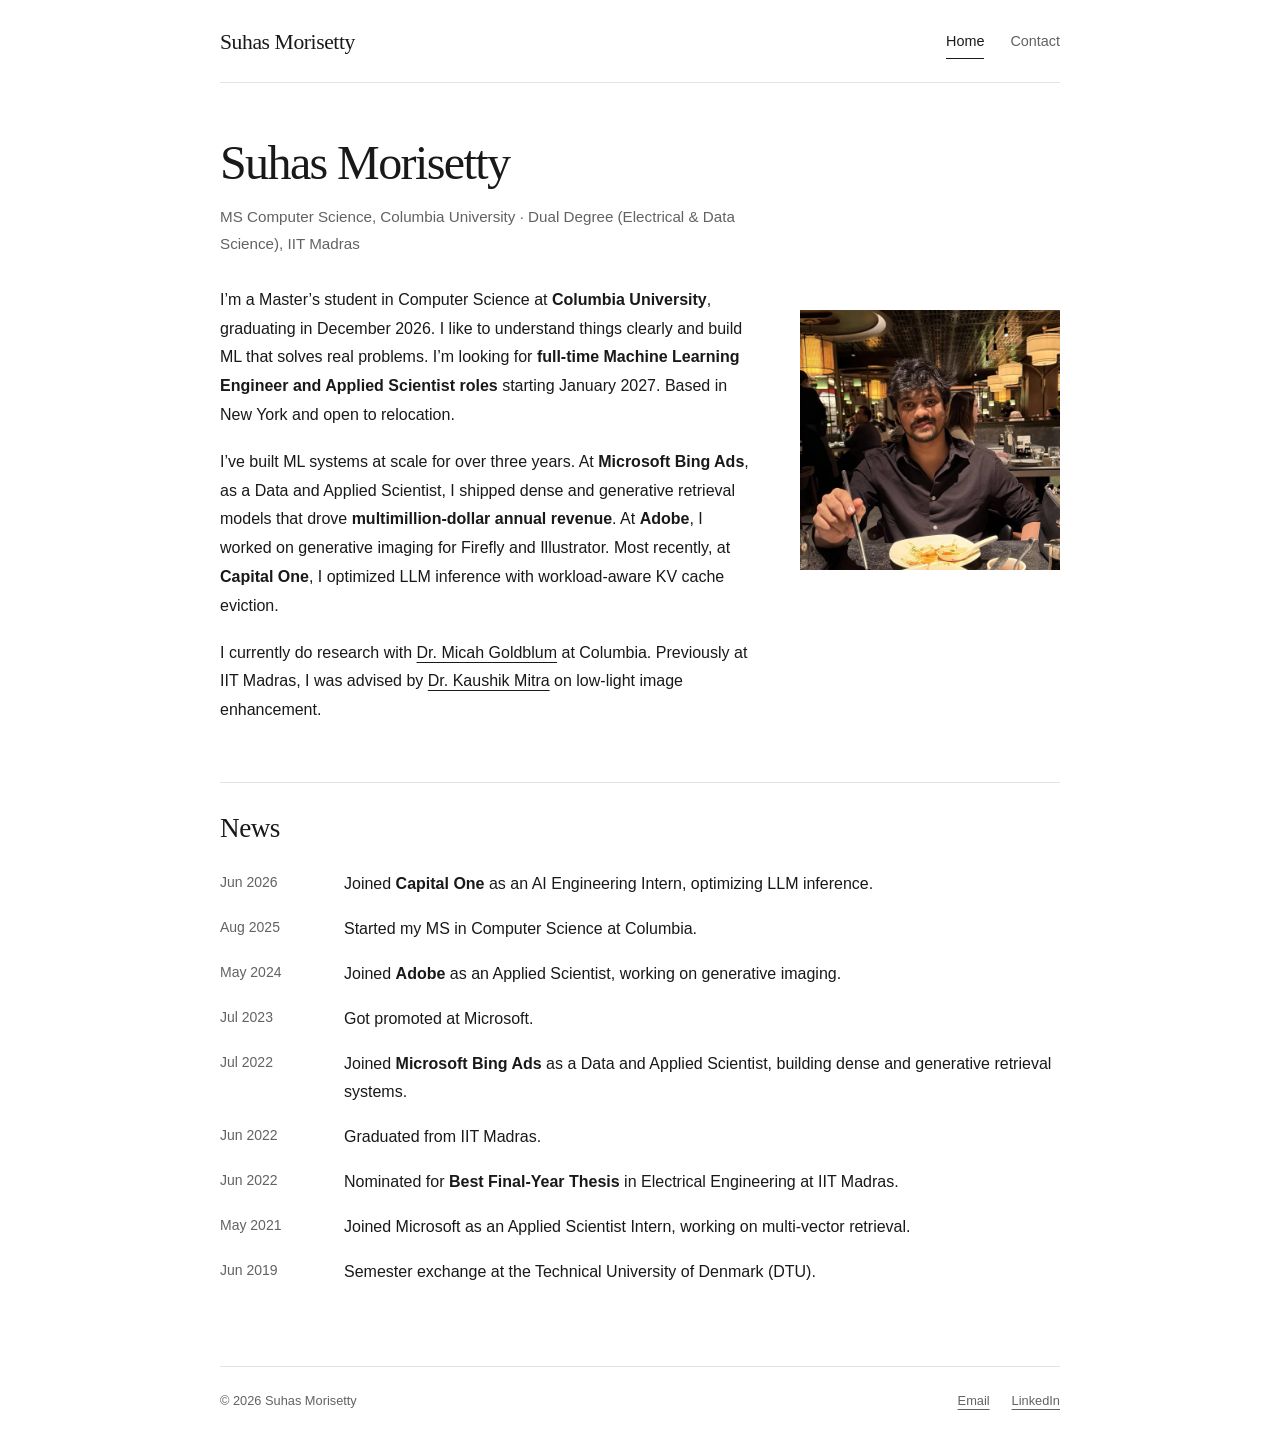
<file: index.html>
<!doctype html>
<html lang="en">
<head>
  <meta charset="utf-8">
  <meta name="viewport" content="width=device-width, initial-scale=1">
  <meta name="color-scheme" content="light">
  <title>Suhas Morisetty — Machine Learning Engineer &amp; Applied Scientist</title>
  <meta name="description" content="Suhas Morisetty is an MS Computer Science student at Columbia University seeking full-time Machine Learning Engineer and Applied Scientist roles. Experience in LLM inference, information retrieval, and generative imaging at Microsoft, Adobe, and Capital One.">
  <link rel="canonical" href="https://suhas1999.github.io/">
  <meta property="og:title" content="Suhas Morisetty — Machine Learning Engineer &amp; Applied Scientist">
  <meta property="og:description" content="MS CS at Columbia. LLM inference, retrieval, and generative imaging at Microsoft, Adobe, and Capital One.">
  <meta property="og:image" content="https://suhas1999.github.io/assets/suhas.jpg">
  <meta property="og:url" content="https://suhas1999.github.io/">
  <meta property="og:type" content="profile">
  <script type="application/ld+json">{"@context":"https://schema.org","@type":"Person","name":"Suhas Morisetty","url":"https://suhas1999.github.io/","image":"https://suhas1999.github.io/assets/suhas.jpg","jobTitle":"Machine Learning Engineer / Applied Scientist","alumniOf":[{"@type":"CollegeOrUniversity","name":"Columbia University"},{"@type":"CollegeOrUniversity","name":"Indian Institute of Technology Madras"}],"knowsAbout":["Machine Learning","Large Language Models","LLM Inference","Information Retrieval","Computer Vision","Generative AI"],"sameAs":["https://linkedin.com/in/suhas-morisetty-332551160/"]}</script>
  <link rel="icon" href="assets/favicon.svg" type="image/svg+xml">
  <link rel="stylesheet" href="styles.css?v=5">
</head>
<body>
  <a class="skip" href="#main">Skip to content</a>
  <div class="site">
    <header class="header">
      <a class="monogram" href="index.html" aria-label="Home">Suhas Morisetty</a>
      <nav aria-label="Main navigation">
        <a href="index.html" aria-current="page">Home</a>
        <a href="contact.html">Contact</a>
      </nav>
    </header>
    <main id="main">
      <section class="intro" aria-labelledby="name">
        <div class="intro-text">
        <h1 id="name">Suhas Morisetty</h1>
        <p class="subtitle">MS Computer Science, Columbia University · Dual Degree (Electrical &amp; Data Science), IIT Madras</p>
        <div class="bio">
          <p>I’m a Master’s student in Computer Science at <strong>Columbia University</strong>, graduating in December 2026. I like to understand things clearly and build ML that solves real problems. I’m looking for <strong>full-time Machine Learning Engineer and Applied Scientist roles</strong> starting January 2027. Based in New York and open to relocation.</p>
          <p>I’ve built ML systems at scale for over three years. At <strong>Microsoft Bing Ads</strong>, as a Data and Applied Scientist, I shipped dense and generative retrieval models that drove <strong>multimillion-dollar annual revenue</strong>. At <strong>Adobe</strong>, I worked on generative imaging for Firefly and Illustrator. Most recently, at <strong>Capital One</strong>, I optimized LLM inference with workload-aware KV cache eviction.</p>
          <p>I currently do research with <a href="https://goldblum.github.io/">Dr. Micah Goldblum</a> at Columbia. Previously at IIT Madras, I was advised by <a href="https://www.ee.iitm.ac.in/kmitra/">Dr. Kaushik Mitra</a> on low-light image enhancement.</p>
        </div>
        </div>
        <img class="portrait" src="assets/suhas.jpg?v=3" alt="Photo of Suhas Morisetty" width="320" height="320">
      </section>
      <section class="news" aria-labelledby="news-title">
        <h2 id="news-title">News</h2>
        <ol class="news-list">
          <li><time datetime="2026-06">Jun 2026</time><p>Joined <strong>Capital One</strong> as an AI Engineering Intern, optimizing LLM inference.</p></li>
          <li><time datetime="2025-08">Aug 2025</time><p>Started my MS in Computer Science at Columbia.</p></li>
          <li><time datetime="2024-05">May 2024</time><p>Joined <strong>Adobe</strong> as an Applied Scientist, working on generative imaging.</p></li>
          <li><time datetime="2023-07">Jul 2023</time><p>Got promoted at Microsoft.</p></li>
          <li><time datetime="2022-07">Jul 2022</time><p>Joined <strong>Microsoft Bing Ads</strong> as a Data and Applied Scientist, building dense and generative retrieval systems.</p></li>
          <li><time datetime="2022-06">Jun 2022</time><p>Graduated from IIT Madras.</p></li>
          <li><time datetime="2022-06">Jun 2022</time><p>Nominated for <strong>Best Final-Year Thesis</strong> in Electrical Engineering at IIT Madras.</p></li>
          <li><time datetime="2021-05">May 2021</time><p>Joined Microsoft as an Applied Scientist Intern, working on multi-vector retrieval.</p></li>
          <li><time datetime="2019-06">Jun 2019</time><p>Semester exchange at the Technical University of Denmark (DTU).</p></li>
        </ol>
      </section>
    </main>
    <footer><span>© 2026 Suhas Morisetty</span><a href="mailto:morisettysuhas@gmail.com">Email</a><a href="https://linkedin.com/in/suhas-morisetty-332551160/">LinkedIn</a></footer>
  </div>
  <script data-goatcounter="https://suhas1999.goatcounter.com/count" async src="//gc.zgo.at/count.js"></script>
</body>
</html>
</file>
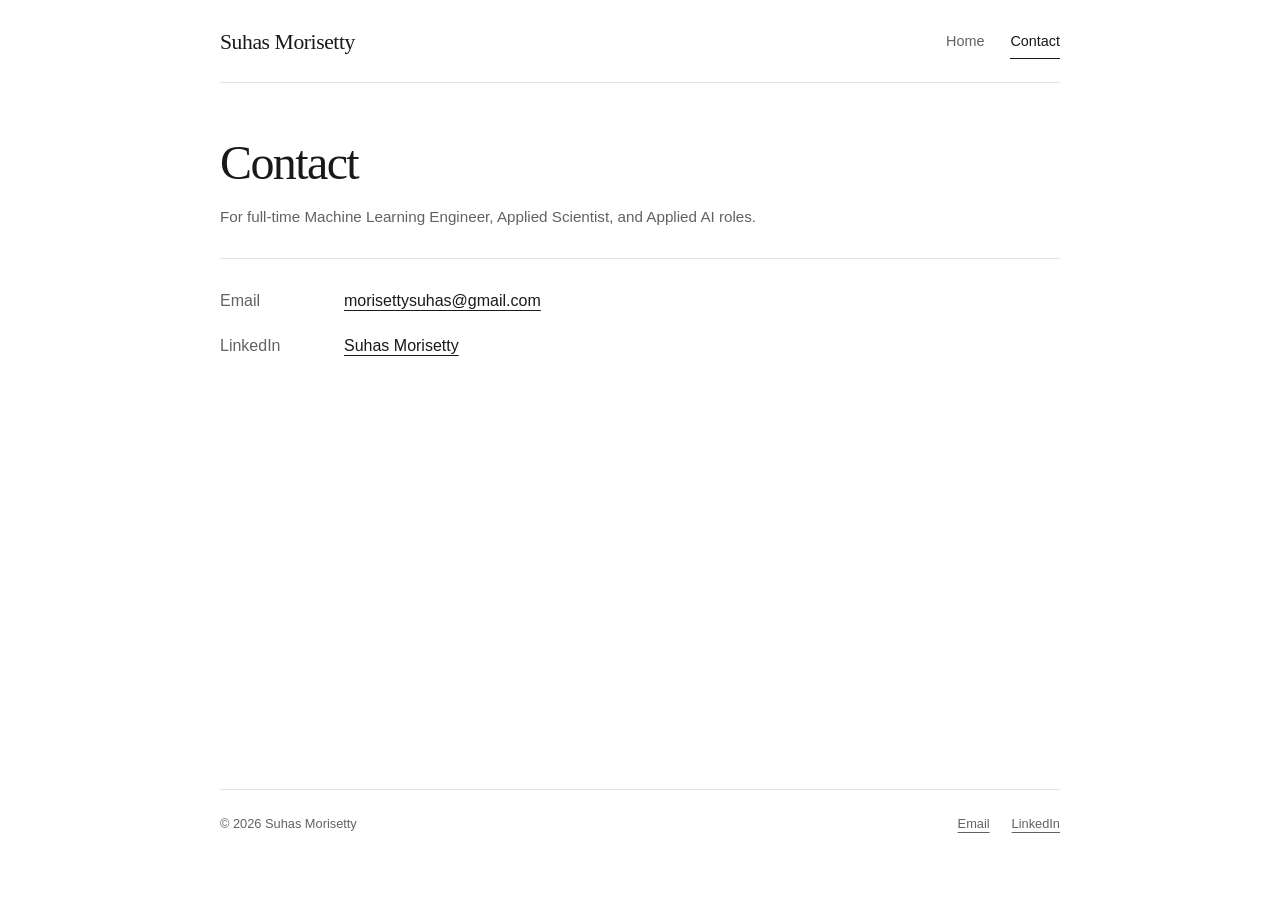
<file: contact.html>
<!doctype html>
<html lang="en">
<head>
  <meta charset="utf-8">
  <meta name="viewport" content="width=device-width, initial-scale=1">
  <meta name="color-scheme" content="light">
  <title>Contact — Suhas Morisetty</title>
  <meta name="description" content="Contact Suhas Morisetty, MS Computer Science at Columbia University, for full-time Machine Learning Engineer and Applied AI roles.">
  <link rel="icon" href="assets/favicon.svg" type="image/svg+xml">
  <link rel="stylesheet" href="styles.css?v=5">
</head>
<body>
  <a class="skip" href="#main">Skip to content</a>
  <div class="site">
    <header class="header">
      <a class="monogram" href="index.html" aria-label="Home">Suhas Morisetty</a>
      <nav aria-label="Main navigation">
        <a href="index.html">Home</a>
        <a href="contact.html" aria-current="page">Contact</a>
      </nav>
    </header>
    <main id="main">
      <section class="page-intro"><h1>Contact</h1><p class="subtitle">For full-time Machine Learning Engineer, Applied Scientist, and Applied AI roles.</p></section>
      <section class="content-section first-section" aria-label="Contact details"><dl class="contact-list"><div><dt>Email</dt><dd><a href="mailto:morisettysuhas@gmail.com">morisettysuhas@gmail.com</a></dd></div><div><dt>LinkedIn</dt><dd><a href="https://linkedin.com/in/suhas-morisetty-332551160/">Suhas Morisetty</a></dd></div></dl></section>
    </main>
    <footer><span>© 2026 Suhas Morisetty</span><a href="mailto:morisettysuhas@gmail.com">Email</a><a href="https://linkedin.com/in/suhas-morisetty-332551160/">LinkedIn</a></footer>
  </div>
  <script data-goatcounter="https://suhas1999.goatcounter.com/count" async src="//gc.zgo.at/count.js"></script>
</body>
</html>
</file>
<file: styles.css>
:root {
  color-scheme: light;
  --ink: #191919;
  --muted: #626262;
  --line: #e3e3e3;
  --paper: #fff;
}
* { box-sizing: border-box; }
html { scroll-behavior: smooth; }
body {
  margin: 0;
  background: var(--paper);
  color: var(--ink);
  font: 1rem/1.8 -apple-system, BlinkMacSystemFont, "Segoe UI", sans-serif;
  -webkit-font-smoothing: antialiased;
}
a { color: inherit; text-underline-offset: 4px; text-decoration-thickness: 1px; }
a:hover { text-decoration-color: #aaa; }
a:focus-visible { outline: 2px solid var(--ink); outline-offset: 5px; }
::selection { background: var(--ink); color: white; }
.site { max-width: 920px; margin: 0 auto; padding: 0 40px; }
.header { display: flex; justify-content: space-between; align-items: center; gap: 32px; padding: 26px 0 23px; border-bottom: 1px solid var(--line); }
.monogram { font: 1.35rem/1 Georgia, serif; text-decoration: none; letter-spacing: -.4px; }
nav { display: flex; flex-wrap: wrap; gap: 26px; }
nav a { font-size: .9rem; text-decoration: none; color: var(--muted); padding: 3px 0; border-bottom: 1px solid transparent; }
nav a:hover, nav a[aria-current="page"] { color: var(--ink); border-bottom-color: var(--ink); }
main { min-height: calc(100vh - 194px); padding-bottom: 64px; }
h1, h2 { font-family: Georgia, "Times New Roman", serif; font-weight: 400; }
h1 { font-size: 3rem; line-height: 1.15; letter-spacing: -1.6px; margin: 0 0 13px; }
h2 { font-size: 1.7rem; line-height: 1.3; letter-spacing: -.5px; margin: 0 0 24px; }
h3 { font-size: 1.04rem; line-height: 1.6; font-weight: 600; margin: 0; }
p { margin: 0 0 18px; }
strong { font-weight: 600; }
.intro, .page-intro { padding-top: 52px; }
.intro { display: grid; grid-template-columns: 1fr 260px; gap: 48px; align-items: center; }
.portrait { width: 260px; height: 260px; }
.subtitle { color: var(--muted); font-size: .95rem; margin-bottom: 28px; }
.bio { max-width: 800px; }
.bio p:last-child { margin-bottom: 20px; }
.inline-links { display: flex; gap: 24px; font-size: .9rem; }
.small { font-size: .8rem; color: var(--muted); }
.news { margin-top: 37px; padding-top: 28px; border-top: 1px solid var(--line); }
.news-list { list-style: none; padding: 0; margin: 0; }
.news-list li { display: grid; grid-template-columns: 100px 1fr; gap: 24px; margin: 0 0 16px; }
.news-list p { margin: 0; }
time { font-size: .875rem; color: var(--muted); white-space: nowrap; }
.expected { display: block; font-size: .75rem; line-height: 1.3; color: var(--muted); }
.content-section { margin-top: 34px; padding-top: 28px; border-top: 1px solid var(--line); }
.first-section { margin-top: 16px; }
.entry { margin: 0 0 30px; }
.entry:last-child { margin-bottom: 0; }
.entry-heading { display: flex; align-items: baseline; justify-content: space-between; gap: 24px; }
.date, .role, .venue { color: var(--muted); font-size: .875rem; margin-bottom: 8px; }
.date { white-space: nowrap; }
.entry p { margin-top: 6px; }
.entry ul { padding-left: 20px; margin: 12px 0 0; }
.entry li { padding-left: 2px; margin-bottom: 5px; }
.download { display: inline-flex; align-items: center; gap: 20px; text-decoration: none; border: 1px solid var(--ink); padding: 8px 16px; font-size: .875rem; transition: background .15s; }
.download:hover { background: #f3f3f3; }
.placeholder { color: var(--muted); font-size: .875rem; }
.muted { color: var(--muted); }
.contact-list { margin: 0; }
.contact-list div { display: grid; grid-template-columns: 100px 1fr; gap: 24px; margin-bottom: 16px; }
.contact-list dt { color: var(--muted); }
.contact-list dd { margin: 0; overflow-wrap: anywhere; }
footer { display: flex; flex-wrap: wrap; align-items: center; gap: 22px; border-top: 1px solid var(--line); padding: 22px 0 30px; color: var(--muted); font-size: .8rem; }
footer span { margin-right: auto; }
.skip { position: fixed; top: -100px; left: 16px; padding: 8px 12px; background: white; z-index: 10; }
.skip:focus { top: 10px; }
@media (max-width: 600px) {
  .site { padding: 0 24px; }
  .header { display: block; padding-top: 24px; }
  .monogram { display: inline-block; margin-bottom: 16px; }
  nav { gap: 10px 16px; justify-content: flex-start; }
  nav a { font-size: .875rem; }
  h1 { font-size: 2.4rem; letter-spacing: -1px; }
  .intro, .page-intro { padding-top: 38px; }
  .subtitle { margin-bottom: 23px; }
  .intro { grid-template-columns: 1fr; gap: 28px; }
  .portrait { order: -1; width: 160px; height: 160px; margin: 0; }
  .news-list li { grid-template-columns: 78px 1fr; gap: 16px; margin-bottom: 20px; }
  .entry-heading { display: block; }
  .date { margin: 3px 0 8px; }
  .contact-list div { grid-template-columns: 75px 1fr; gap: 16px; }
  footer { gap: 14px; }
  main { padding-bottom: 44px; }
}
@media (prefers-reduced-motion: reduce) { html { scroll-behavior: auto; } * { transition: none !important; } }
@media print { .header, footer, .skip, .download { display: none; } .site { max-width: none; padding: 0; } main { padding: 0; } .intro, .page-intro { padding-top: 0; } .entry { break-inside: avoid; } a { text-decoration: none; } }
</file>
